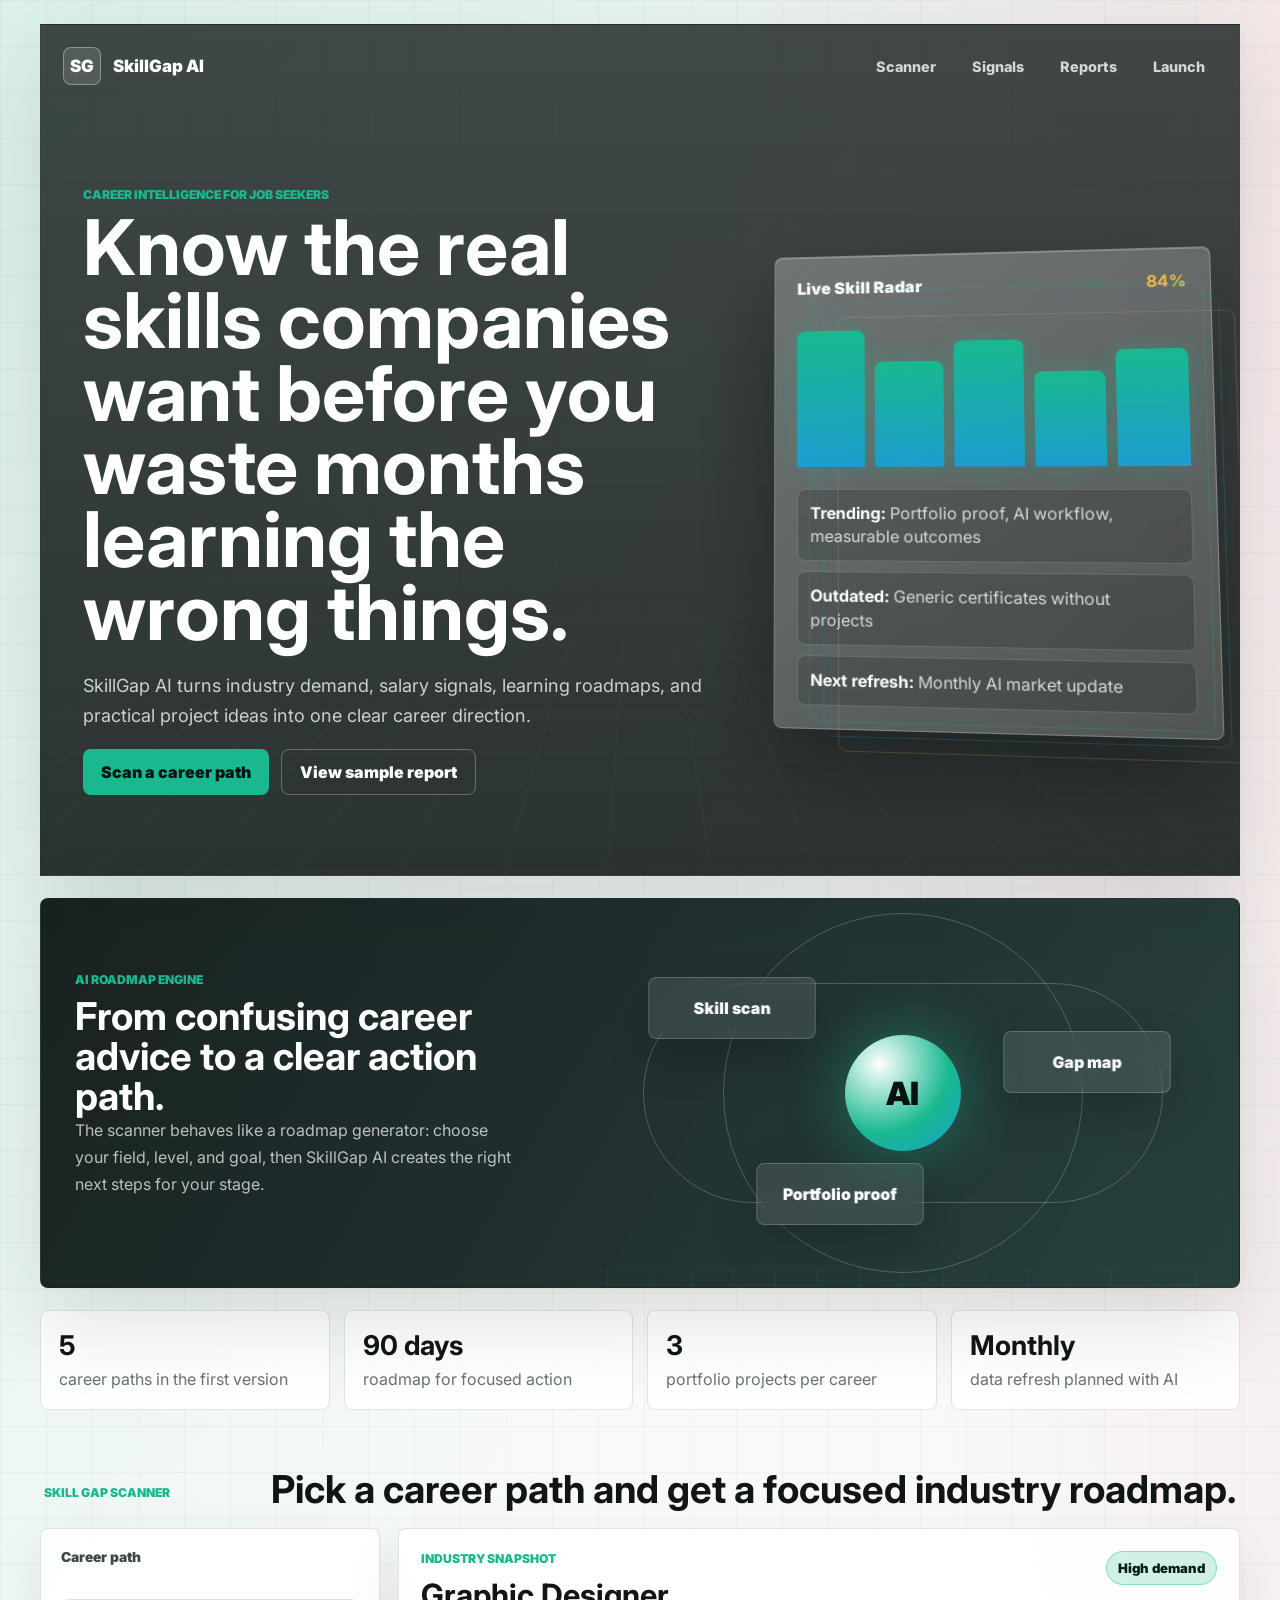
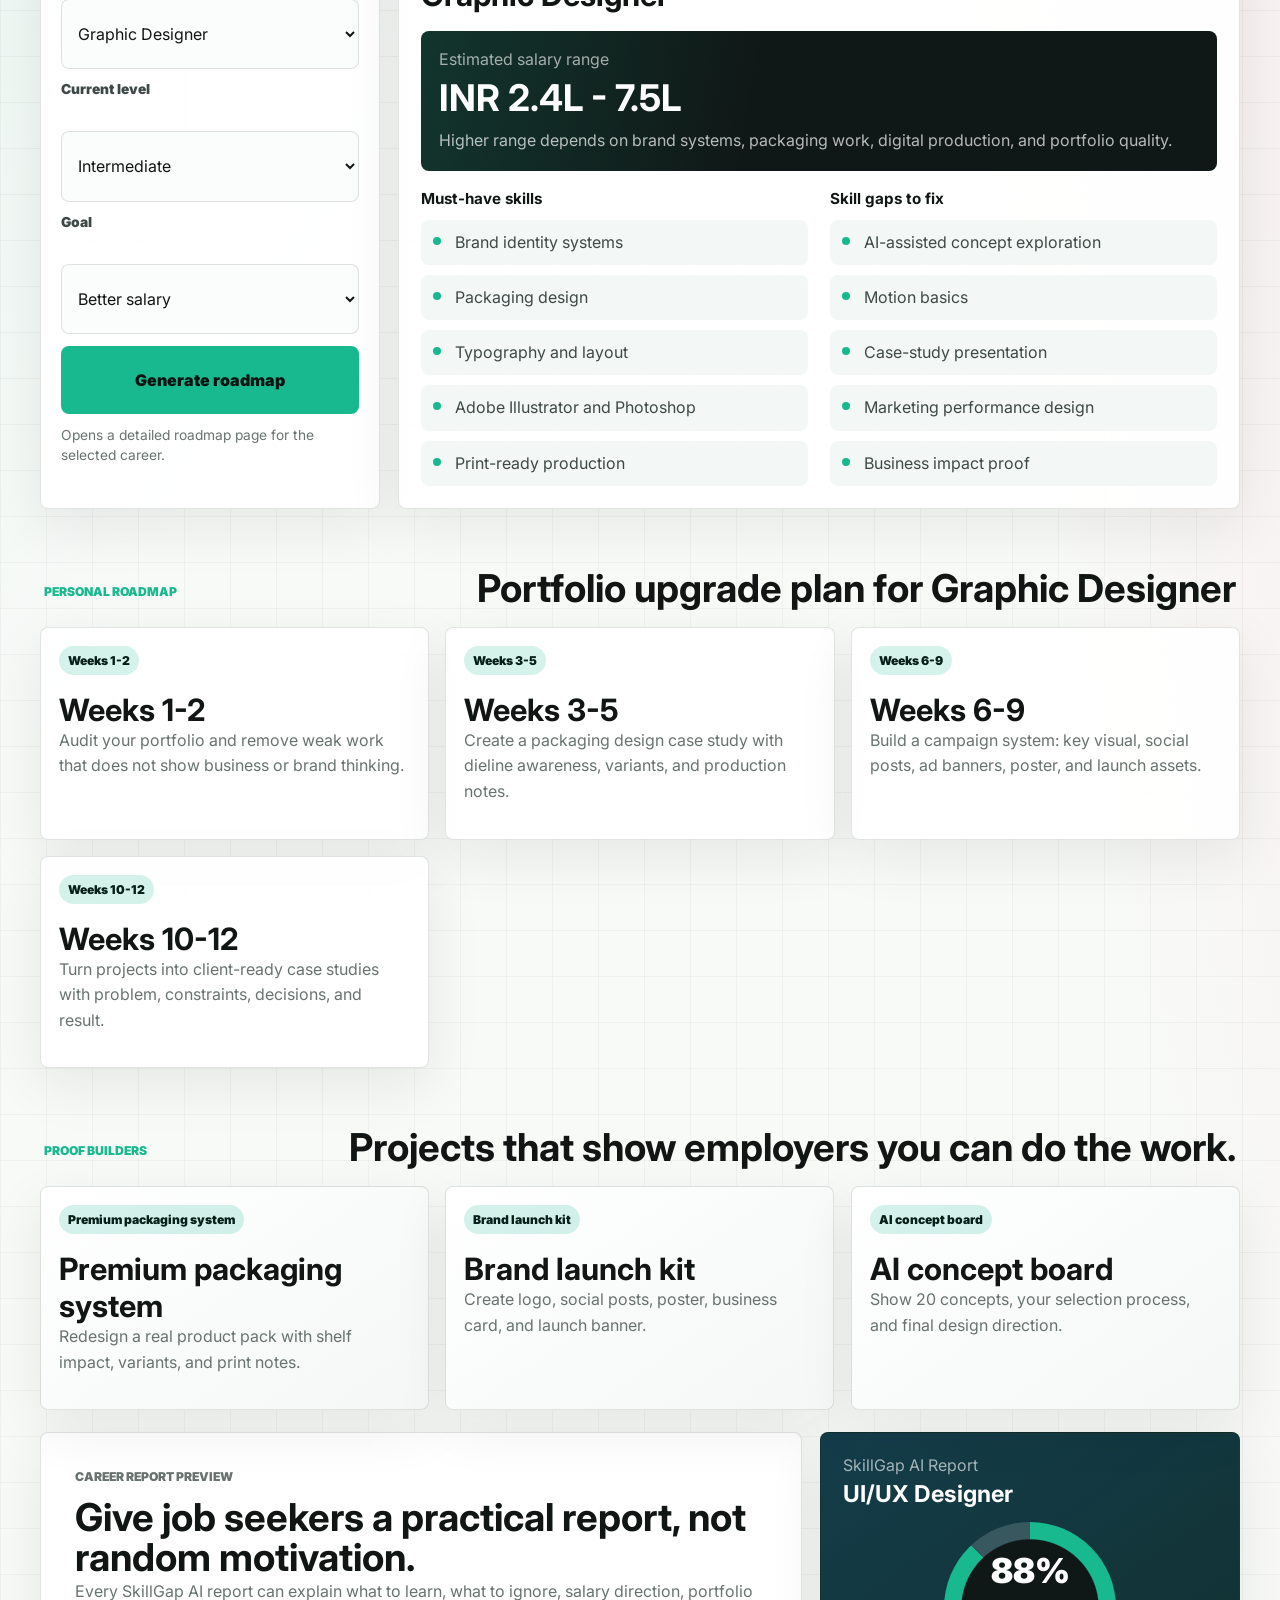
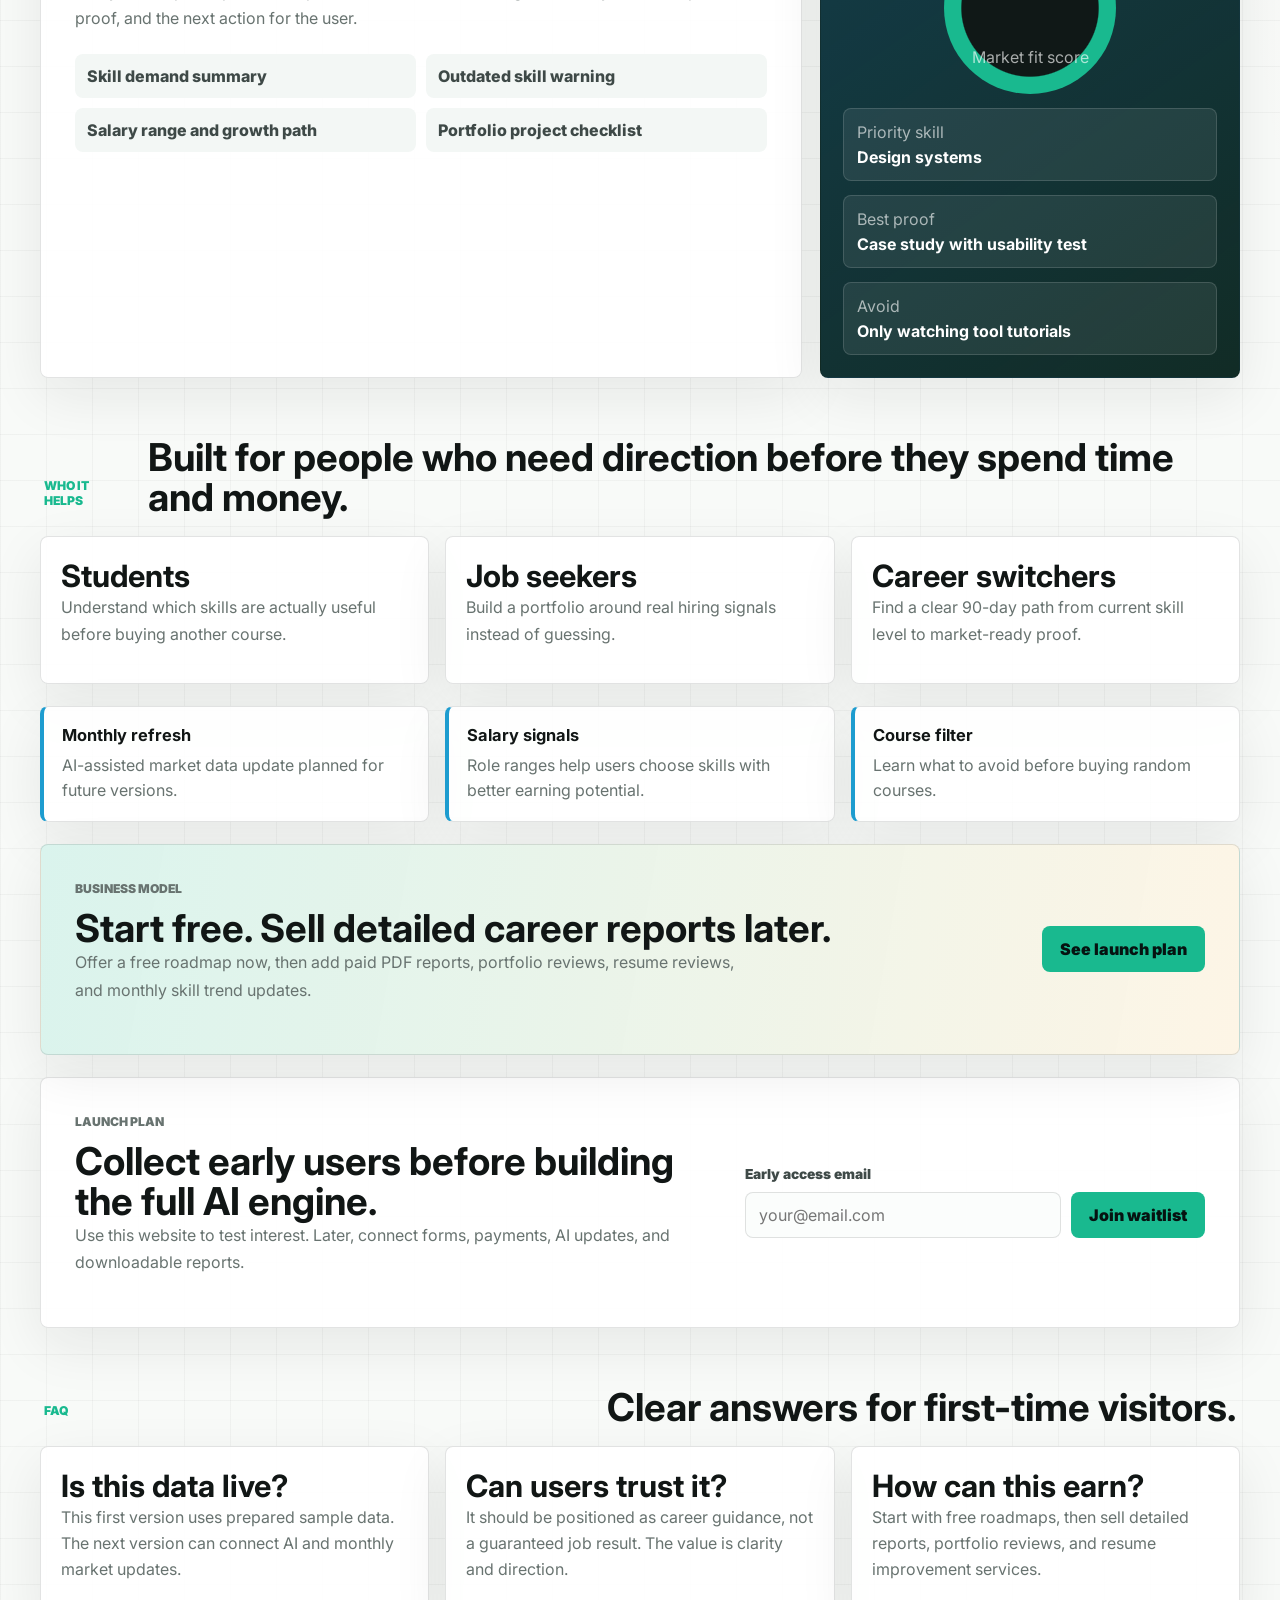
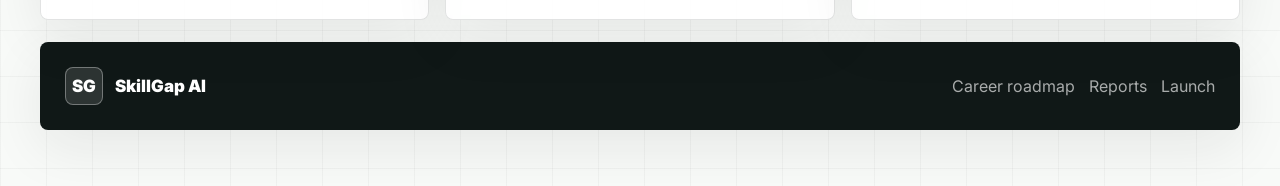
<file: index.html>
<!doctype html>
<html lang="en">
  <head>
    <meta charset="UTF-8" />
    <meta name="viewport" content="width=device-width, initial-scale=1.0" />
    <title>SkillGap AI | Industry Skill Intelligence</title>
    <link rel="preconnect" href="https://fonts.googleapis.com" />
    <link rel="preconnect" href="https://fonts.gstatic.com" crossorigin />
    <link href="https://fonts.googleapis.com/css2?family=Inter:wght@400;500;600;700;800;900&display=swap" rel="stylesheet" />
    <link rel="stylesheet" href="styles.css" />
  </head>
  <body>
    <main class="app-shell">
      <section class="hero-panel" id="home">
        <nav class="top-nav" aria-label="Main navigation">
          <a class="brand" href="#home" aria-label="SkillGap AI home">
            <span class="brand-mark">SG</span>
            <span>SkillGap AI</span>
          </a>
          <div class="nav-links">
            <a href="#scanner">Scanner</a>
            <a href="#signals">Signals</a>
            <a href="report.html">Reports</a>
            <a href="launch.html">Launch</a>
          </div>
        </nav>

        <div class="hero-grid">
          <section class="hero-copy" aria-label="SkillGap AI introduction">
            <p class="eyebrow">Career intelligence for job seekers</p>
            <h1>Know the real skills companies want before you waste months learning the wrong things.</h1>
            <p class="hero-text">SkillGap AI turns industry demand, salary signals, learning roadmaps, and practical project ideas into one clear career direction.</p>
            <div class="hero-actions">
              <a class="primary-link" href="#scanner">Scan a career path</a>
              <a class="secondary-link" href="report.html">View sample report</a>
            </div>
          </section>

          <section class="intelligence-board" aria-label="Skill intelligence summary">
            <div class="holo-stack" aria-hidden="true">
              <span></span>
              <span></span>
              <span></span>
            </div>
            <div class="board-header">
              <span>Live Skill Radar</span>
              <strong id="radarScore">86%</strong>
            </div>
            <div class="signal-bars">
              <span style="--level: 92%"></span>
              <span style="--level: 71%"></span>
              <span style="--level: 84%"></span>
              <span style="--level: 63%"></span>
              <span style="--level: 77%"></span>
            </div>
            <div class="insight-stack">
              <p><strong>Trending:</strong> Portfolio proof, AI workflow, measurable outcomes</p>
              <p><strong>Outdated:</strong> Generic certificates without projects</p>
              <p><strong>Next refresh:</strong> Monthly AI market update</p>
            </div>
          </section>
        </div>
      </section>

      <section class="motion-showcase" aria-label="SkillGap AI motion system">
        <div class="motion-copy">
          <p class="eyebrow">AI roadmap engine</p>
          <h2>From confusing career advice to a clear action path.</h2>
          <p>The scanner behaves like a roadmap generator: choose your field, level, and goal, then SkillGap AI creates the right next steps for your stage.</p>
        </div>
        <div class="motion-stage" aria-hidden="true">
          <div class="depth-grid"></div>
          <div class="orbit orbit-one"></div>
          <div class="orbit orbit-two"></div>
          <div class="motion-card card-a">Skill scan</div>
          <div class="motion-card card-b">Gap map</div>
          <div class="motion-card card-c">Portfolio proof</div>
          <div class="motion-core">AI</div>
        </div>
      </section>

      <section class="cred-strip" aria-label="Platform highlights">
        <article>
          <strong>5</strong>
          <span>career paths in the first version</span>
        </article>
        <article>
          <strong>90 days</strong>
          <span>roadmap for focused action</span>
        </article>
        <article>
          <strong>3</strong>
          <span>portfolio projects per career</span>
        </article>
        <article>
          <strong>Monthly</strong>
          <span>data refresh planned with AI</span>
        </article>
      </section>

      <section class="scanner" id="scanner">
        <div class="section-heading">
          <p class="eyebrow">Skill gap scanner</p>
          <h2>Pick a career path and get a focused industry roadmap.</h2>
        </div>

        <div class="scanner-grid">
          <form class="control-panel" id="careerForm">
            <label for="career">Career path</label>
            <select id="career" name="career">
              <option value="graphicDesigner">Graphic Designer</option>
              <option value="uiuxDesigner">UI/UX Designer</option>
              <option value="digitalMarketer">Digital Marketer</option>
              <option value="dataAnalyst">Data Analyst</option>
              <option value="frontendDeveloper">Frontend Developer</option>
            </select>

            <label for="level">Current level</label>
            <select id="level" name="level">
              <option value="beginner">Beginner</option>
              <option value="intermediate" selected>Intermediate</option>
              <option value="advanced">Advanced</option>
            </select>

            <label for="goal">Goal</label>
            <select id="goal" name="goal">
              <option value="firstJob">First job</option>
              <option value="betterSalary" selected>Better salary</option>
              <option value="freelance">Freelance clients</option>
            </select>

            <button class="primary-button" type="submit">Generate roadmap</button>
            <p class="form-note">Opens a detailed roadmap page for the selected career.</p>
          </form>

          <section class="result-panel" aria-live="polite">
            <div class="result-head">
              <div>
                <p class="eyebrow">Industry snapshot</p>
                <h3 id="careerTitle">Graphic Designer</h3>
              </div>
              <span id="demandBadge">High demand</span>
            </div>

            <div class="salary-band">
              <span>Estimated salary range</span>
              <strong id="salaryRange">INR 2.4L - 7.5L</strong>
              <p id="salaryNote">Higher range depends on portfolio quality, brand work, and digital production skills.</p>
            </div>

            <div class="skill-columns">
              <div>
                <h4>Must-have skills</h4>
                <ul id="mustSkills"></ul>
              </div>
              <div>
                <h4>Skill gaps to fix</h4>
                <ul id="gapSkills"></ul>
              </div>
            </div>
          </section>
        </div>
      </section>

      <section class="roadmap-section">
        <div class="section-heading">
          <p class="eyebrow">Personal roadmap</p>
          <h2 id="roadmapTitle">Your next 90 days</h2>
        </div>
        <div class="roadmap" id="roadmap"></div>
      </section>

      <section class="project-section" id="signals">
        <div class="section-heading">
          <p class="eyebrow">Proof builders</p>
          <h2>Projects that show employers you can do the work.</h2>
        </div>
        <div class="project-grid" id="projects"></div>
      </section>

      <section class="report-preview" id="reports">
        <div class="report-copy">
          <p class="eyebrow">Career report preview</p>
          <h2>Give job seekers a practical report, not random motivation.</h2>
          <p>Every SkillGap AI report can explain what to learn, what to ignore, salary direction, portfolio proof, and the next action for the user.</p>
          <div class="check-list">
            <span>Skill demand summary</span>
            <span>Outdated skill warning</span>
            <span>Salary range and growth path</span>
            <span>Portfolio project checklist</span>
          </div>
        </div>
        <aside class="report-card" aria-label="Sample SkillGap AI report">
          <div class="report-top">
            <span>SkillGap AI Report</span>
            <strong>UI/UX Designer</strong>
          </div>
          <div class="score-ring">
            <span>88%</span>
            <p>Market fit score</p>
          </div>
          <div class="report-line">
            <span>Priority skill</span>
            <strong>Design systems</strong>
          </div>
          <div class="report-line">
            <span>Best proof</span>
            <strong>Case study with usability test</strong>
          </div>
          <div class="report-line">
            <span>Avoid</span>
            <strong>Only watching tool tutorials</strong>
          </div>
        </aside>
      </section>

      <section class="audience-section">
        <div class="section-heading">
          <p class="eyebrow">Who it helps</p>
          <h2>Built for people who need direction before they spend time and money.</h2>
        </div>
        <div class="audience-grid">
          <article>
            <h3>Students</h3>
            <p>Understand which skills are actually useful before buying another course.</p>
          </article>
          <article>
            <h3>Job seekers</h3>
            <p>Build a portfolio around real hiring signals instead of guessing.</p>
          </article>
          <article>
            <h3>Career switchers</h3>
            <p>Find a clear 90-day path from current skill level to market-ready proof.</p>
          </article>
        </div>
      </section>

      <section class="market-strip">
        <article>
          <strong>Monthly refresh</strong>
          <span>AI-assisted market data update planned for future versions.</span>
        </article>
        <article>
          <strong>Salary signals</strong>
          <span>Role ranges help users choose skills with better earning potential.</span>
        </article>
        <article>
          <strong>Course filter</strong>
          <span>Learn what to avoid before buying random courses.</span>
        </article>
      </section>

      <section class="launch-panel" id="pricing">
        <div>
          <p class="eyebrow">Business model</p>
          <h2>Start free. Sell detailed career reports later.</h2>
          <p>Offer a free roadmap now, then add paid PDF reports, portfolio reviews, resume reviews, and monthly skill trend updates.</p>
        </div>
        <a class="primary-link" href="launch.html">See launch plan</a>
      </section>

      <section class="waitlist-panel">
        <div>
          <p class="eyebrow">Launch plan</p>
          <h2>Collect early users before building the full AI engine.</h2>
          <p>Use this website to test interest. Later, connect forms, payments, AI updates, and downloadable reports.</p>
        </div>
        <form class="waitlist-form" action="mailto:hello@skillgap.ai" method="post" enctype="text/plain">
          <label for="email">Early access email</label>
          <div>
            <input id="email" name="email" type="email" placeholder="your@email.com" />
            <button class="primary-button" type="submit">Join waitlist</button>
          </div>
        </form>
      </section>

      <section class="faq-section">
        <div class="section-heading">
          <p class="eyebrow">FAQ</p>
          <h2>Clear answers for first-time visitors.</h2>
        </div>
        <div class="faq-grid">
          <article>
            <h3>Is this data live?</h3>
            <p>This first version uses prepared sample data. The next version can connect AI and monthly market updates.</p>
          </article>
          <article>
            <h3>Can users trust it?</h3>
            <p>It should be positioned as career guidance, not a guaranteed job result. The value is clarity and direction.</p>
          </article>
          <article>
            <h3>How can this earn?</h3>
            <p>Start with free roadmaps, then sell detailed reports, portfolio reviews, and resume improvement services.</p>
          </article>
        </div>
      </section>

      <footer class="site-footer">
        <a class="brand" href="#home" aria-label="SkillGap AI home">
          <span class="brand-mark">SG</span>
          <span>SkillGap AI</span>
        </a>
        <div class="footer-links">
          <a href="career.html?career=graphicDesigner&level=intermediate&goal=betterSalary">Career roadmap</a>
          <a href="report.html">Reports</a>
          <a href="launch.html">Launch</a>
        </div>
      </footer>
    </main>

    <script src="script.js"></script>
  </body>
</html>
</file>
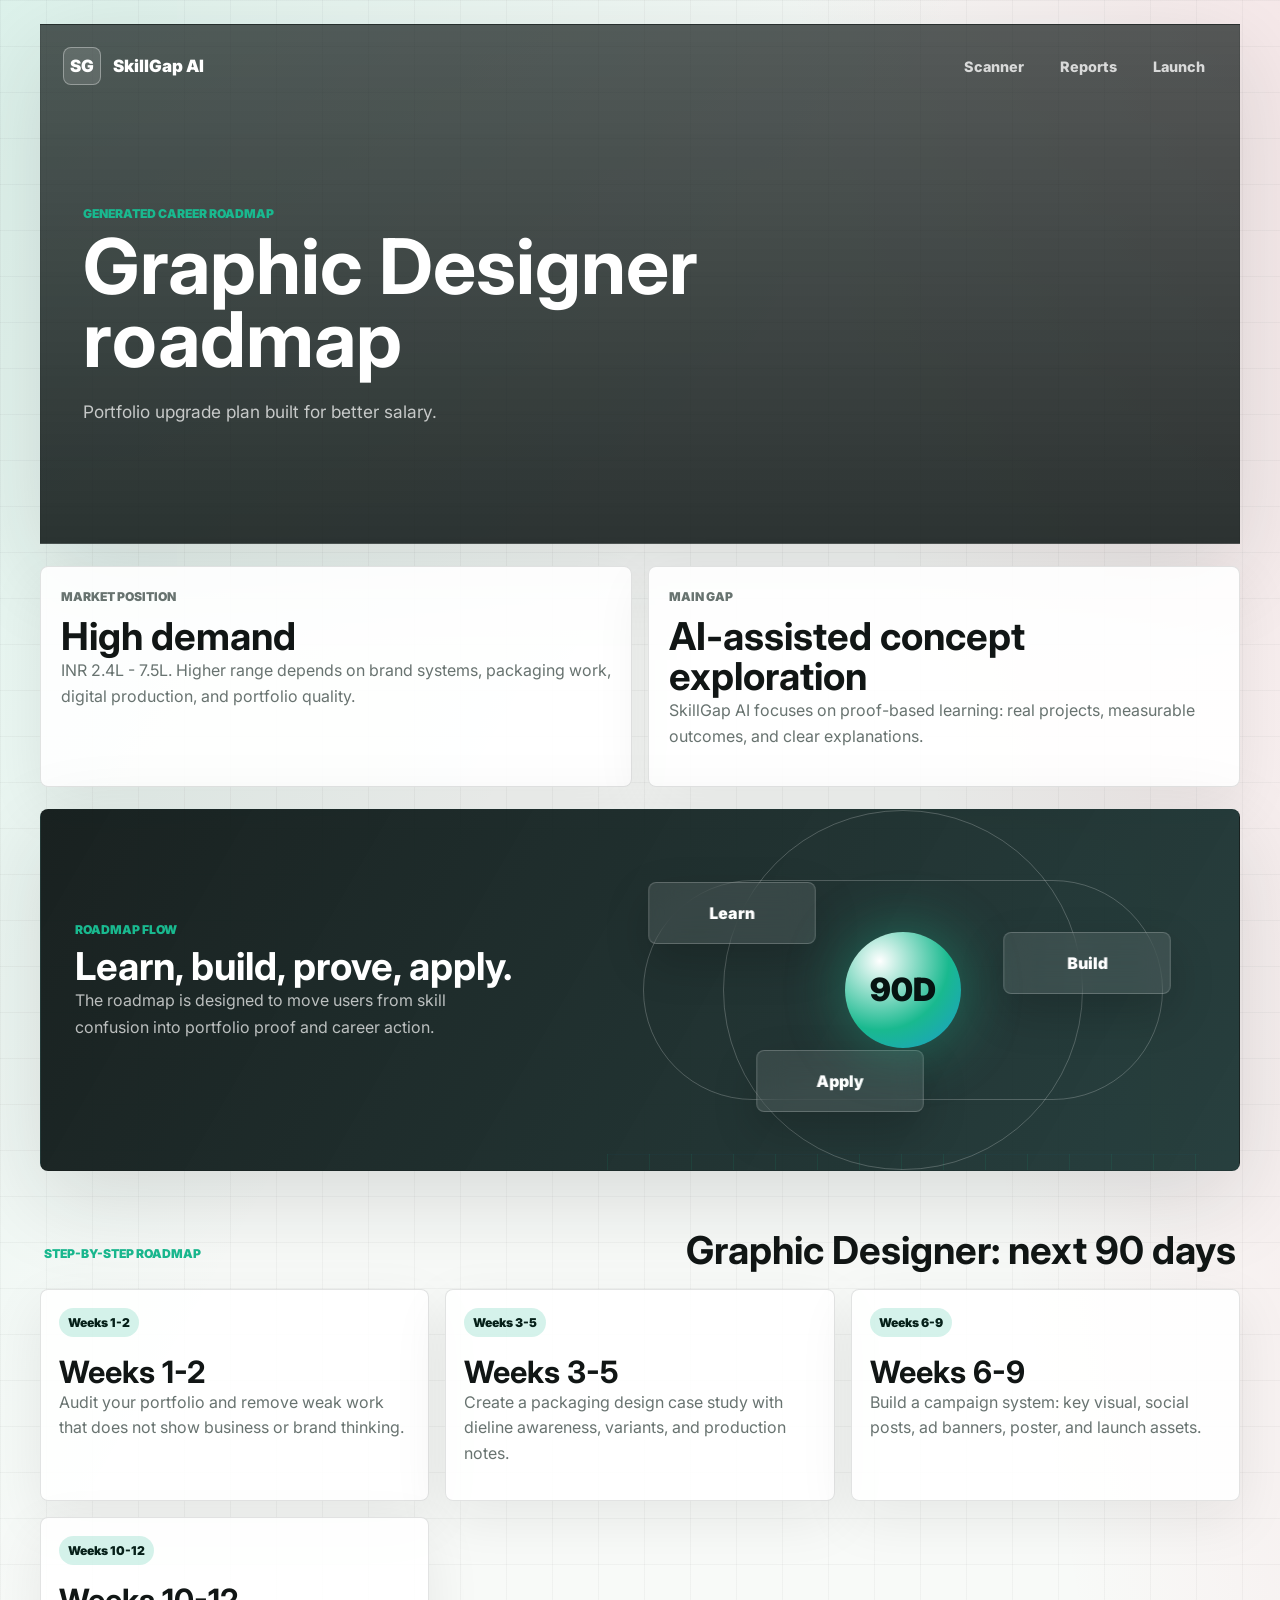
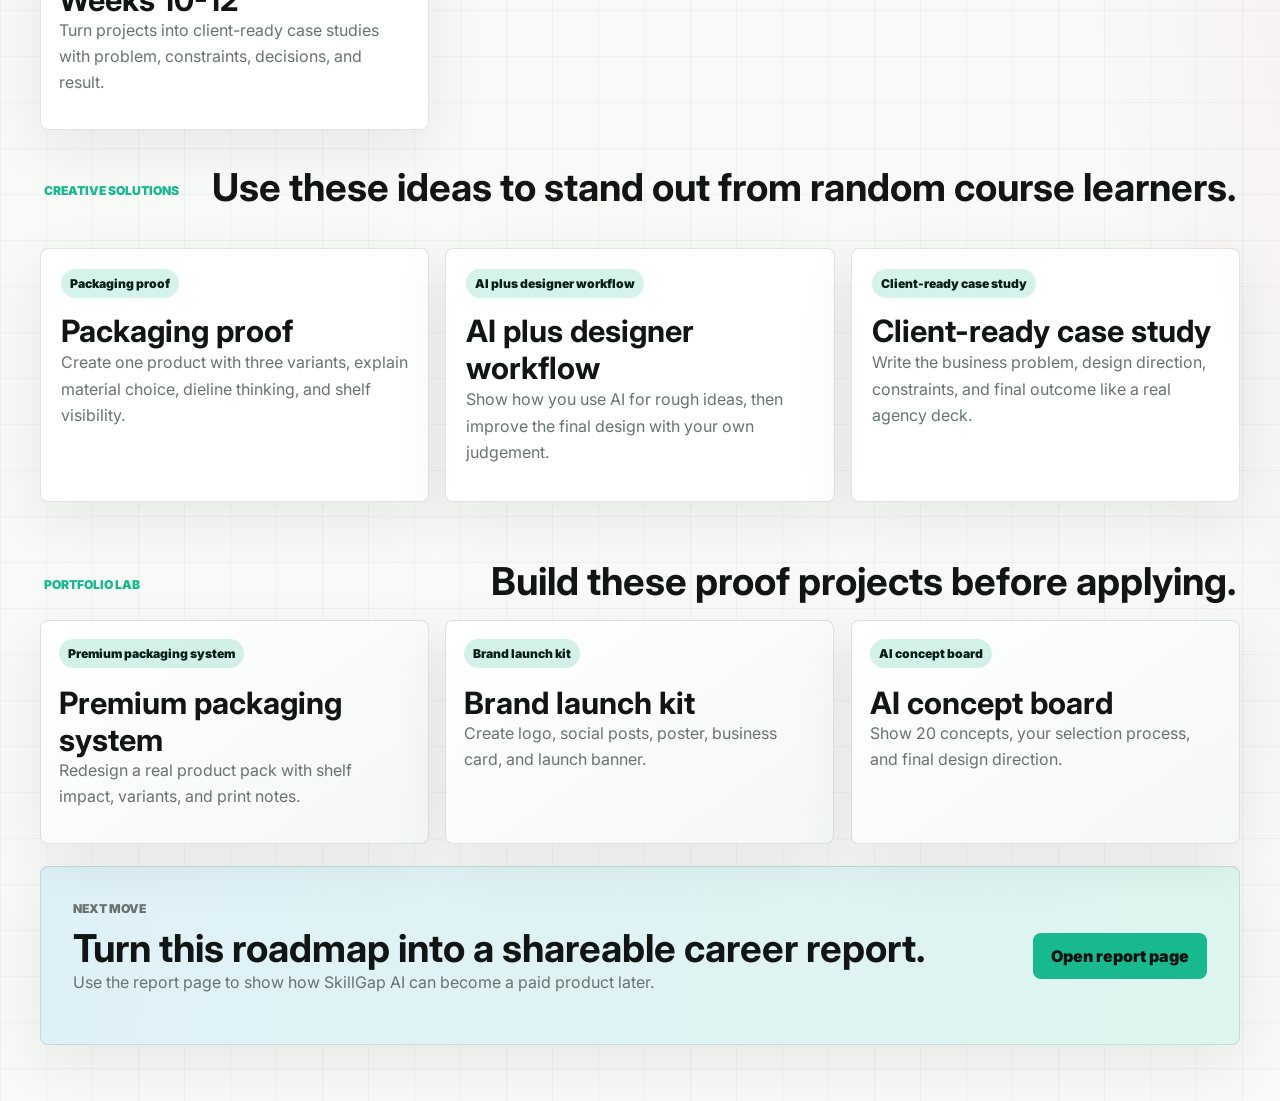
<file: career.html>
<!doctype html>
<html lang="en">
  <head>
    <meta charset="UTF-8" />
    <meta name="viewport" content="width=device-width, initial-scale=1.0" />
    <title>SkillGap AI | Career Roadmap</title>
    <link rel="preconnect" href="https://fonts.googleapis.com" />
    <link rel="preconnect" href="https://fonts.gstatic.com" crossorigin />
    <link href="https://fonts.googleapis.com/css2?family=Inter:wght@400;500;600;700;800;900&display=swap" rel="stylesheet" />
    <link rel="stylesheet" href="styles.css" />
  </head>
  <body>
    <main class="app-shell">
      <section class="sub-hero">
        <nav class="top-nav" aria-label="Main navigation">
          <a class="brand" href="index.html" aria-label="SkillGap AI home">
            <span class="brand-mark">SG</span>
            <span>SkillGap AI</span>
          </a>
          <div class="nav-links">
            <a href="index.html#scanner">Scanner</a>
            <a href="report.html">Reports</a>
            <a href="launch.html">Launch</a>
          </div>
        </nav>
        <div class="sub-hero-content">
          <p class="eyebrow">Generated career roadmap</p>
          <h1 id="detailTitle">Career roadmap</h1>
          <p id="detailIntro">A focused path from current skill level to portfolio-ready proof.</p>
        </div>
      </section>

      <section class="detail-grid">
        <article class="detail-card">
          <p class="eyebrow">Market position</p>
          <h2 id="detailDemand">High demand</h2>
          <p id="detailSalary">Salary range loading...</p>
        </article>
        <article class="detail-card">
          <p class="eyebrow">Main gap</p>
          <h2 id="mainGap">Portfolio proof</h2>
          <p>SkillGap AI focuses on proof-based learning: real projects, measurable outcomes, and clear explanations.</p>
        </article>
      </section>

      <section class="motion-showcase compact-motion" aria-label="Roadmap motion preview">
        <div class="motion-copy">
          <p class="eyebrow">Roadmap flow</p>
          <h2>Learn, build, prove, apply.</h2>
          <p>The roadmap is designed to move users from skill confusion into portfolio proof and career action.</p>
        </div>
        <div class="motion-stage" aria-hidden="true">
          <div class="depth-grid"></div>
          <div class="orbit orbit-one"></div>
          <div class="orbit orbit-two"></div>
          <div class="motion-card card-a">Learn</div>
          <div class="motion-card card-b">Build</div>
          <div class="motion-card card-c">Apply</div>
          <div class="motion-core">90D</div>
        </div>
      </section>

      <section class="roadmap-section">
        <div class="section-heading">
          <p class="eyebrow">Step-by-step roadmap</p>
          <h2 id="detailRoadmapTitle">Your next 90 days</h2>
        </div>
        <div class="roadmap" id="roadmap"></div>
      </section>

      <section class="solution-section">
        <div class="section-heading">
          <p class="eyebrow">Creative solutions</p>
          <h2>Use these ideas to stand out from random course learners.</h2>
        </div>
        <div class="solution-grid" id="solutions"></div>
      </section>

      <section class="project-section">
        <div class="section-heading">
          <p class="eyebrow">Portfolio lab</p>
          <h2>Build these proof projects before applying.</h2>
        </div>
        <div class="project-grid" id="projects"></div>
      </section>

      <section class="action-panel">
        <div>
          <p class="eyebrow">Next move</p>
          <h2>Turn this roadmap into a shareable career report.</h2>
          <p>Use the report page to show how SkillGap AI can become a paid product later.</p>
        </div>
        <a class="primary-link" href="report.html">Open report page</a>
      </section>
    </main>

    <script src="script.js"></script>
  </body>
</html>
</file>
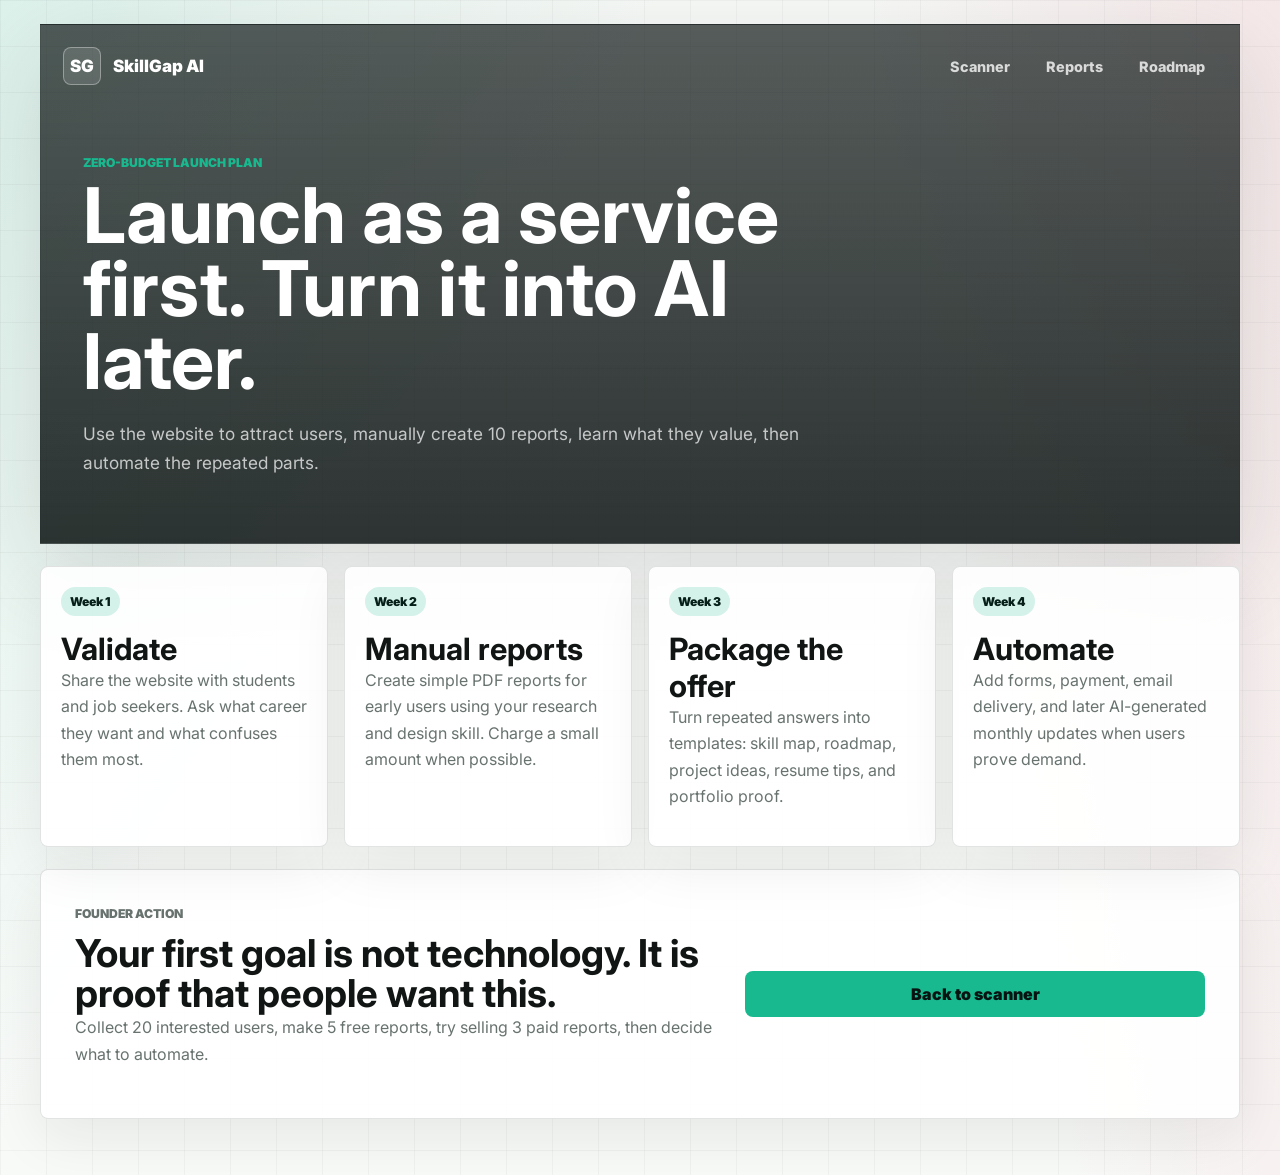
<file: launch.html>
<!doctype html>
<html lang="en">
  <head>
    <meta charset="UTF-8" />
    <meta name="viewport" content="width=device-width, initial-scale=1.0" />
    <title>SkillGap AI | Launch Plan</title>
    <link rel="preconnect" href="https://fonts.googleapis.com" />
    <link rel="preconnect" href="https://fonts.gstatic.com" crossorigin />
    <link href="https://fonts.googleapis.com/css2?family=Inter:wght@400;500;600;700;800;900&display=swap" rel="stylesheet" />
    <link rel="stylesheet" href="styles.css" />
  </head>
  <body>
    <main class="app-shell">
      <section class="sub-hero">
        <nav class="top-nav" aria-label="Main navigation">
          <a class="brand" href="index.html" aria-label="SkillGap AI home">
            <span class="brand-mark">SG</span>
            <span>SkillGap AI</span>
          </a>
          <div class="nav-links">
            <a href="index.html#scanner">Scanner</a>
            <a href="report.html">Reports</a>
            <a href="career.html?career=graphicDesigner&level=intermediate&goal=freelance">Roadmap</a>
          </div>
        </nav>
        <div class="sub-hero-content">
          <p class="eyebrow">Zero-budget launch plan</p>
          <h1>Launch as a service first. Turn it into AI later.</h1>
          <p>Use the website to attract users, manually create 10 reports, learn what they value, then automate the repeated parts.</p>
        </div>
      </section>

      <section class="timeline-section">
        <article>
          <span>Week 1</span>
          <h3>Validate</h3>
          <p>Share the website with students and job seekers. Ask what career they want and what confuses them most.</p>
        </article>
        <article>
          <span>Week 2</span>
          <h3>Manual reports</h3>
          <p>Create simple PDF reports for early users using your research and design skill. Charge a small amount when possible.</p>
        </article>
        <article>
          <span>Week 3</span>
          <h3>Package the offer</h3>
          <p>Turn repeated answers into templates: skill map, roadmap, project ideas, resume tips, and portfolio proof.</p>
        </article>
        <article>
          <span>Week 4</span>
          <h3>Automate</h3>
          <p>Add forms, payment, email delivery, and later AI-generated monthly updates when users prove demand.</p>
        </article>
      </section>

      <section class="waitlist-panel">
        <div>
          <p class="eyebrow">Founder action</p>
          <h2>Your first goal is not technology. It is proof that people want this.</h2>
          <p>Collect 20 interested users, make 5 free reports, try selling 3 paid reports, then decide what to automate.</p>
        </div>
        <a class="primary-link" href="index.html#scanner">Back to scanner</a>
      </section>
    </main>
  </body>
</html>
</file>
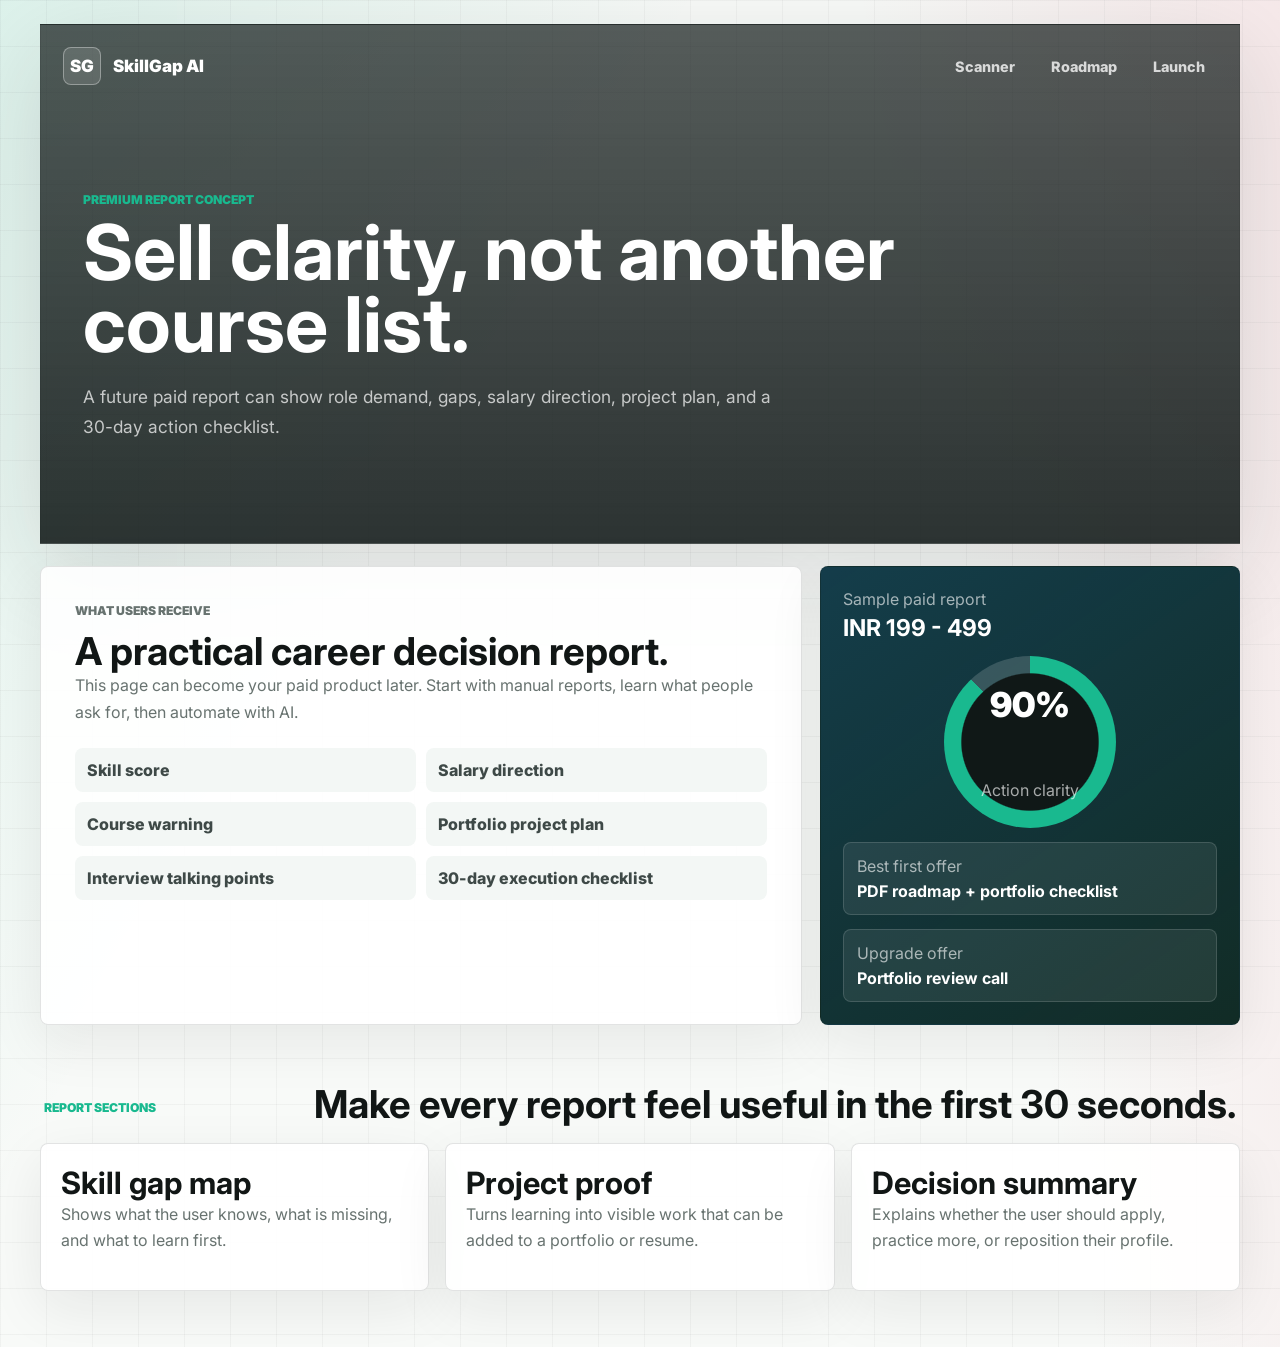
<file: report.html>
<!doctype html>
<html lang="en">
  <head>
    <meta charset="UTF-8" />
    <meta name="viewport" content="width=device-width, initial-scale=1.0" />
    <title>SkillGap AI | Reports</title>
    <link rel="preconnect" href="https://fonts.googleapis.com" />
    <link rel="preconnect" href="https://fonts.gstatic.com" crossorigin />
    <link href="https://fonts.googleapis.com/css2?family=Inter:wght@400;500;600;700;800;900&display=swap" rel="stylesheet" />
    <link rel="stylesheet" href="styles.css" />
  </head>
  <body>
    <main class="app-shell">
      <section class="sub-hero">
        <nav class="top-nav" aria-label="Main navigation">
          <a class="brand" href="index.html" aria-label="SkillGap AI home">
            <span class="brand-mark">SG</span>
            <span>SkillGap AI</span>
          </a>
          <div class="nav-links">
            <a href="index.html#scanner">Scanner</a>
            <a href="career.html?career=uiuxDesigner&level=intermediate&goal=betterSalary">Roadmap</a>
            <a href="launch.html">Launch</a>
          </div>
        </nav>
        <div class="sub-hero-content">
          <p class="eyebrow">Premium report concept</p>
          <h1>Sell clarity, not another course list.</h1>
          <p>A future paid report can show role demand, gaps, salary direction, project plan, and a 30-day action checklist.</p>
        </div>
      </section>

      <section class="report-preview page-report">
        <div class="report-copy">
          <p class="eyebrow">What users receive</p>
          <h2>A practical career decision report.</h2>
          <p>This page can become your paid product later. Start with manual reports, learn what people ask for, then automate with AI.</p>
          <div class="check-list">
            <span>Skill score</span>
            <span>Salary direction</span>
            <span>Course warning</span>
            <span>Portfolio project plan</span>
            <span>Interview talking points</span>
            <span>30-day execution checklist</span>
          </div>
        </div>
        <aside class="report-card" aria-label="Sample report card">
          <div class="report-top">
            <span>Sample paid report</span>
            <strong>INR 199 - 499</strong>
          </div>
          <div class="score-ring">
            <span>90%</span>
            <p>Action clarity</p>
          </div>
          <div class="report-line">
            <span>Best first offer</span>
            <strong>PDF roadmap + portfolio checklist</strong>
          </div>
          <div class="report-line">
            <span>Upgrade offer</span>
            <strong>Portfolio review call</strong>
          </div>
        </aside>
      </section>

      <section class="faq-section">
        <div class="section-heading">
          <p class="eyebrow">Report sections</p>
          <h2>Make every report feel useful in the first 30 seconds.</h2>
        </div>
        <div class="faq-grid">
          <article>
            <h3>Skill gap map</h3>
            <p>Shows what the user knows, what is missing, and what to learn first.</p>
          </article>
          <article>
            <h3>Project proof</h3>
            <p>Turns learning into visible work that can be added to a portfolio or resume.</p>
          </article>
          <article>
            <h3>Decision summary</h3>
            <p>Explains whether the user should apply, practice more, or reposition their profile.</p>
          </article>
        </div>
      </section>
    </main>
  </body>
</html>
</file>
<file: styles.css>
:root {
  --ink: #111615;
  --soft-ink: #3e4947;
  --muted: #687370;
  --line: rgba(22, 28, 27, 0.12);
  --surface: #ffffff;
  --surface-2: #f3f7f5;
  --mint: #19b98f;
  --cyan: #1d9ccf;
  --amber: #f2b84b;
  --rose: #e55d75;
  --charcoal: #101817;
  --shadow: 0 28px 90px rgba(24, 31, 30, 0.14);
}

* {
  box-sizing: border-box;
}

html {
  scroll-behavior: smooth;
}

body {
  margin: 0;
  font-family: Inter, system-ui, -apple-system, BlinkMacSystemFont, "Segoe UI", sans-serif;
  color: var(--ink);
  background:
    linear-gradient(rgba(17, 22, 21, 0.035) 1px, transparent 1px),
    linear-gradient(90deg, rgba(17, 22, 21, 0.035) 1px, transparent 1px),
    linear-gradient(120deg, rgba(25, 185, 143, 0.12), transparent 34%),
    linear-gradient(260deg, rgba(229, 93, 117, 0.11), transparent 28%),
    #f8faf8;
  background-size: 46px 46px, 46px 46px, auto, auto, auto;
}

button,
input,
select {
  font: inherit;
}

a {
  color: inherit;
  text-decoration: none;
}

.app-shell {
  width: min(1200px, calc(100% - 32px));
  margin: 24px auto 56px;
}

.hero-panel {
  min-height: calc(100vh - 48px);
  display: grid;
  grid-template-rows: auto 1fr;
  overflow: hidden;
  position: relative;
  border: 1px solid var(--line);
  background:
    linear-gradient(rgba(16, 24, 23, 0.78), rgba(16, 24, 23, 0.88)),
    url("https://images.unsplash.com/photo-1551434678-e076c223a692?auto=format&fit=crop&w=1800&q=80") center/cover;
  box-shadow: var(--shadow);
  transform-style: preserve-3d;
}

.hero-panel::before {
  content: "";
  position: absolute;
  inset: 0;
  pointer-events: none;
  background:
    linear-gradient(90deg, rgba(255, 255, 255, 0.08) 1px, transparent 1px),
    linear-gradient(rgba(255, 255, 255, 0.08) 1px, transparent 1px);
  background-size: 72px 72px;
  mask-image: linear-gradient(to bottom, transparent, black 18%, black 72%, transparent);
  opacity: 0.38;
  transform: perspective(900px) rotateX(62deg) translateY(180px) scale(1.45);
  transform-origin: bottom;
  animation: gridDrift 10s linear infinite;
}

.top-nav {
  display: flex;
  align-items: center;
  justify-content: space-between;
  gap: 24px;
  padding: 22px;
  color: white;
}

.brand,
.nav-links,
.hero-actions {
  display: flex;
  align-items: center;
  gap: 12px;
}

.brand {
  font-weight: 900;
  font-size: 1.06rem;
}

.brand-mark {
  width: 38px;
  height: 38px;
  display: grid;
  place-items: center;
  border: 1px solid rgba(255, 255, 255, 0.34);
  background: rgba(255, 255, 255, 0.12);
  border-radius: 8px;
}

.nav-links a {
  padding: 9px 12px;
  color: rgba(255, 255, 255, 0.78);
  font-weight: 800;
  font-size: 0.9rem;
}

.nav-links a:hover {
  color: white;
}

.hero-grid {
  position: relative;
  z-index: 1;
  display: grid;
  grid-template-columns: minmax(0, 1.1fr) minmax(310px, 0.7fr);
  gap: 32px;
  align-items: center;
  padding: 42px;
  perspective: 1200px;
}

.hero-copy {
  color: white;
}

.eyebrow {
  margin: 0 0 10px;
  color: var(--mint);
  font-size: 0.76rem;
  font-weight: 900;
  letter-spacing: 0;
  text-transform: uppercase;
}

h1,
h2,
h3,
h4,
p {
  margin-top: 0;
}

h1 {
  max-width: 820px;
  margin-bottom: 20px;
  font-size: clamp(2.5rem, 6vw, 5.8rem);
  line-height: 0.95;
  letter-spacing: 0;
}

h2 {
  margin-bottom: 0;
  font-size: clamp(1.8rem, 3vw, 3.2rem);
  line-height: 1.04;
  letter-spacing: 0;
}

h3 {
  margin-bottom: 0;
  font-size: clamp(1.5rem, 2.4vw, 2.3rem);
}

h4 {
  margin-bottom: 12px;
  font-size: 0.95rem;
}

.hero-text {
  max-width: 660px;
  color: rgba(255, 255, 255, 0.76);
  font-size: 1.13rem;
  line-height: 1.7;
}

.primary-link,
.secondary-link,
.primary-button {
  min-height: 46px;
  display: inline-flex;
  align-items: center;
  justify-content: center;
  border-radius: 8px;
  font-weight: 900;
}

.form-note {
  margin: 0;
  color: var(--muted);
  font-size: 0.86rem;
  line-height: 1.45;
}

.primary-link,
.primary-button {
  border: 0;
  color: #061311;
  background: var(--mint);
  padding: 0 18px;
  cursor: pointer;
}

.primary-link:hover,
.primary-button:hover {
  background: #22d4a7;
}

.secondary-link {
  color: white;
  border: 1px solid rgba(255, 255, 255, 0.28);
  padding: 0 18px;
}

.intelligence-board {
  position: relative;
  padding: 22px;
  color: white;
  border: 1px solid rgba(255, 255, 255, 0.2);
  background:
    linear-gradient(135deg, rgba(255, 255, 255, 0.18), rgba(255, 255, 255, 0.06)),
    rgba(255, 255, 255, 0.1);
  backdrop-filter: blur(18px);
  border-radius: 8px;
  transform: rotateY(-8deg) rotateX(5deg) translateZ(24px);
  transform-style: preserve-3d;
  box-shadow:
    0 36px 90px rgba(0, 0, 0, 0.36),
    inset 0 1px 0 rgba(255, 255, 255, 0.26);
  animation: panelBreath 6s ease-in-out infinite;
}

.holo-stack {
  position: absolute;
  inset: 20px;
  pointer-events: none;
  transform-style: preserve-3d;
}

.holo-stack span {
  position: absolute;
  inset: 0;
  border: 1px solid rgba(25, 185, 143, 0.26);
  border-radius: 8px;
}

.holo-stack span:nth-child(1) {
  transform: translateZ(-28px) translate(14px, 14px);
}

.holo-stack span:nth-child(2) {
  border-color: rgba(29, 156, 207, 0.22);
  transform: translateZ(-56px) translate(28px, 28px);
}

.holo-stack span:nth-child(3) {
  border-color: rgba(242, 184, 75, 0.18);
  transform: translateZ(-84px) translate(42px, 42px);
}

.board-header {
  display: flex;
  justify-content: space-between;
  gap: 18px;
  margin-bottom: 22px;
  font-weight: 900;
}

.board-header strong {
  color: var(--amber);
}

.signal-bars {
  display: grid;
  grid-template-columns: repeat(5, 1fr);
  gap: 10px;
  height: 150px;
  align-items: end;
  margin-bottom: 22px;
}

.signal-bars span {
  min-height: 32px;
  height: var(--level);
  border-radius: 8px 8px 0 0;
  background: linear-gradient(180deg, var(--mint), var(--cyan));
  box-shadow: 0 0 24px rgba(25, 185, 143, 0.28);
  transform: translateZ(30px);
}

.insight-stack {
  display: grid;
  gap: 10px;
}

.insight-stack p {
  margin: 0;
  padding: 12px;
  border: 1px solid rgba(255, 255, 255, 0.16);
  background: rgba(0, 0, 0, 0.16);
  border-radius: 8px;
  color: rgba(255, 255, 255, 0.78);
  line-height: 1.45;
}

.insight-stack strong {
  color: white;
}

.cred-strip,
.motion-showcase,
.scanner,
.roadmap-section,
.project-section,
.report-preview,
.audience-section,
.market-strip,
.launch-panel,
.waitlist-panel,
.faq-section,
.site-footer {
  margin-top: 22px;
}

.motion-showcase {
  display: grid;
  grid-template-columns: 0.86fr 1.14fr;
  gap: 18px;
  align-items: stretch;
  min-height: 390px;
  overflow: hidden;
  border: 1px solid var(--line);
  background:
    linear-gradient(120deg, rgba(16, 24, 23, 0.96), rgba(21, 48, 47, 0.92)),
    url("https://images.unsplash.com/photo-1535223289827-42f1e9919769?auto=format&fit=crop&w=1600&q=80") center/cover;
  border-radius: 8px;
  box-shadow: var(--shadow);
  perspective: 1100px;
  transform-style: preserve-3d;
}

.compact-motion {
  min-height: 310px;
}

.motion-copy {
  align-self: center;
  padding: 34px;
  color: white;
}

.motion-copy p:not(.eyebrow) {
  color: rgba(255, 255, 255, 0.7);
  line-height: 1.7;
}

.motion-stage {
  position: relative;
  min-height: 360px;
  overflow: hidden;
  transform-style: preserve-3d;
}

.depth-grid {
  position: absolute;
  left: 6%;
  right: 6%;
  bottom: -24%;
  height: 76%;
  background:
    linear-gradient(90deg, rgba(25, 185, 143, 0.22) 1px, transparent 1px),
    linear-gradient(rgba(29, 156, 207, 0.18) 1px, transparent 1px);
  background-size: 42px 42px;
  opacity: 0.48;
  transform: rotateX(68deg);
  transform-origin: bottom;
  animation: gridDrift 9s linear infinite;
}

.orbit {
  position: absolute;
  inset: 50%;
  border: 1px solid rgba(255, 255, 255, 0.22);
  border-radius: 999px;
  transform: translate(-50%, -50%);
}

.orbit-one {
  width: 360px;
  height: 360px;
  animation: spin 18s linear infinite;
}

.orbit-two {
  width: 520px;
  height: 220px;
  animation: spinReverse 16s linear infinite;
}

.motion-core {
  position: absolute;
  left: 50%;
  top: 50%;
  width: 116px;
  height: 116px;
  display: grid;
  place-items: center;
  color: #061311;
  background: radial-gradient(circle at 30% 25%, #ffffff, var(--mint) 58%, var(--cyan));
  border-radius: 999px;
  transform: translate(-50%, -50%) translateZ(84px);
  font-weight: 900;
  font-size: 2rem;
  box-shadow: 0 0 60px rgba(25, 185, 143, 0.45);
  animation: corePulse 4s ease-in-out infinite;
}

.motion-card {
  position: absolute;
  width: 170px;
  min-height: 62px;
  display: grid;
  place-items: center;
  padding: 12px;
  color: white;
  border: 1px solid rgba(255, 255, 255, 0.2);
  background: rgba(255, 255, 255, 0.1);
  backdrop-filter: blur(14px);
  border-radius: 8px;
  font-weight: 900;
  box-shadow: 0 18px 45px rgba(0, 0, 0, 0.18);
  transform: translateZ(66px) rotateY(-10deg);
  animation: floatCard 5s ease-in-out infinite;
}

.card-a {
  left: 12%;
  top: 20%;
}

.card-b {
  right: 10%;
  top: 34%;
  animation-delay: 0.9s;
}

.card-c {
  left: 28%;
  bottom: 16%;
  animation-delay: 1.7s;
}

@keyframes spin {
  from {
    transform: translate(-50%, -50%) rotate(0deg);
  }
  to {
    transform: translate(-50%, -50%) rotate(360deg);
  }
}

@keyframes spinReverse {
  from {
    transform: translate(-50%, -50%) rotate(360deg);
  }
  to {
    transform: translate(-50%, -50%) rotate(0deg);
  }
}

@keyframes floatCard {
  0%,
  100% {
    transform: translateY(0) translateZ(66px) rotateY(-10deg);
  }
  50% {
    transform: translateY(-14px) translateZ(96px) rotateY(8deg);
  }
}

@keyframes panelBreath {
  0%,
  100% {
    transform: rotateY(-8deg) rotateX(5deg) translateZ(24px);
  }
  50% {
    transform: rotateY(-3deg) rotateX(8deg) translateZ(42px);
  }
}

@keyframes corePulse {
  0%,
  100% {
    box-shadow: 0 0 55px rgba(25, 185, 143, 0.4);
  }
  50% {
    box-shadow: 0 0 90px rgba(29, 156, 207, 0.58);
  }
}

@keyframes gridDrift {
  from {
    background-position: 0 0;
  }
  to {
    background-position: 72px 72px;
  }
}

.cred-strip {
  display: grid;
  grid-template-columns: repeat(4, 1fr);
  gap: 14px;
}

.cred-strip article {
  padding: 18px;
  border: 1px solid var(--line);
  background: rgba(255, 255, 255, 0.88);
  border-radius: 8px;
}

.cred-strip strong {
  display: block;
  margin-bottom: 6px;
  font-size: 1.7rem;
}

.cred-strip span {
  color: var(--muted);
  line-height: 1.45;
}

.section-heading {
  display: flex;
  align-items: end;
  justify-content: space-between;
  gap: 28px;
  padding: 38px 4px 18px;
}

.scanner-grid {
  display: grid;
  grid-template-columns: minmax(260px, 340px) 1fr;
  gap: 18px;
}

.control-panel,
.result-panel,
.roadmap-card,
.project-card,
.market-strip article,
.launch-panel {
  border: 1px solid var(--line);
  background: rgba(255, 255, 255, 0.88);
  box-shadow: 0 18px 55px rgba(24, 31, 30, 0.08);
  border-radius: 8px;
  transform-style: preserve-3d;
}

.result-panel,
.roadmap-card,
.project-card,
.solution-card,
.detail-card,
.report-card {
  transition: transform 220ms ease, box-shadow 220ms ease;
}

.result-panel:hover,
.roadmap-card:hover,
.project-card:hover,
.solution-card:hover,
.detail-card:hover,
.report-card:hover {
  transform: translateY(-6px) rotateX(2deg);
  box-shadow: 0 26px 70px rgba(24, 31, 30, 0.14);
}

.control-panel {
  display: grid;
  gap: 12px;
  padding: 20px;
}

label {
  color: var(--soft-ink);
  font-size: 0.86rem;
  font-weight: 900;
}

select {
  width: 100%;
  border: 1px solid var(--line);
  color: var(--ink);
  background: #fbfdfc;
  border-radius: 8px;
  padding: 12px;
  outline: none;
}

input {
  width: 100%;
  min-height: 46px;
  border: 1px solid var(--line);
  color: var(--ink);
  background: #fbfdfc;
  border-radius: 8px;
  padding: 0 13px;
  outline: none;
}

select:focus,
input:focus {
  border-color: var(--mint);
  box-shadow: 0 0 0 3px rgba(25, 185, 143, 0.16);
}

.result-panel {
  display: grid;
  gap: 18px;
  padding: 22px;
}

.result-head,
.skill-columns,
.launch-panel {
  display: grid;
  grid-template-columns: 1fr auto;
  gap: 22px;
  align-items: start;
}

#demandBadge {
  padding: 8px 11px;
  color: #062019;
  background: rgba(25, 185, 143, 0.2);
  border: 1px solid rgba(25, 185, 143, 0.38);
  border-radius: 999px;
  font-weight: 900;
  font-size: 0.82rem;
}

.salary-band {
  padding: 18px;
  color: white;
  background:
    linear-gradient(100deg, rgba(25, 185, 143, 0.18), transparent 42%),
    var(--charcoal);
  border-radius: 8px;
  position: relative;
  overflow: hidden;
}

.salary-band::after {
  content: "";
  position: absolute;
  inset: 0;
  background: linear-gradient(110deg, transparent 0 36%, rgba(255, 255, 255, 0.16) 48%, transparent 60% 100%);
  transform: translateX(-100%);
  animation: scanLine 5s ease-in-out infinite;
}

.salary-band span {
  display: block;
  color: rgba(255, 255, 255, 0.62);
  margin-bottom: 6px;
}

.salary-band strong {
  display: block;
  margin-bottom: 8px;
  font-size: clamp(1.4rem, 3vw, 2.3rem);
}

.salary-band p {
  margin: 0;
  color: rgba(255, 255, 255, 0.7);
  line-height: 1.55;
}

.skill-columns {
  grid-template-columns: 1fr 1fr;
}

ul {
  display: grid;
  gap: 10px;
  padding: 0;
  margin: 0;
  list-style: none;
}

li {
  position: relative;
  padding: 11px 12px 11px 34px;
  background: var(--surface-2);
  border-radius: 8px;
  color: var(--soft-ink);
  line-height: 1.45;
}

li::before {
  content: "";
  position: absolute;
  left: 12px;
  top: 17px;
  width: 8px;
  height: 8px;
  background: var(--mint);
  border-radius: 99px;
}

.roadmap,
.project-grid,
.market-strip {
  display: grid;
  grid-template-columns: repeat(3, 1fr);
  gap: 16px;
}

.roadmap-card,
.project-card {
  padding: 18px;
}

.roadmap-card span,
.project-card span {
  display: inline-flex;
  margin-bottom: 16px;
  padding: 7px 9px;
  color: #062019;
  background: rgba(25, 185, 143, 0.18);
  border-radius: 999px;
  font-size: 0.76rem;
  font-weight: 900;
}

.roadmap-card p,
.project-card p {
  color: var(--muted);
  line-height: 1.6;
}

.project-card {
  min-height: 210px;
  background:
    linear-gradient(145deg, rgba(255, 255, 255, 0.94), rgba(243, 247, 245, 0.94)),
    url("https://images.unsplash.com/photo-1516321318423-f06f85e504b3?auto=format&fit=crop&w=900&q=80") center/cover;
  transform: perspective(900px) rotateX(0deg);
}

.market-strip article {
  padding: 18px;
  border-left: 4px solid var(--cyan);
}

.market-strip strong {
  display: block;
  margin-bottom: 8px;
  font-size: 1.03rem;
}

.market-strip span {
  color: var(--muted);
  line-height: 1.55;
}

.launch-panel {
  padding: 34px;
  background:
    linear-gradient(100deg, rgba(25, 185, 143, 0.16), rgba(242, 184, 75, 0.14)),
    white;
}

.launch-panel p {
  max-width: 670px;
  color: var(--muted);
  line-height: 1.7;
}

.launch-panel .primary-link {
  align-self: center;
}

.report-preview {
  display: grid;
  grid-template-columns: 1fr minmax(290px, 420px);
  gap: 18px;
  align-items: stretch;
}

.report-copy,
.report-card,
.audience-grid article,
.waitlist-panel,
.faq-grid article,
.site-footer {
  border: 1px solid var(--line);
  background: rgba(255, 255, 255, 0.9);
  box-shadow: 0 18px 55px rgba(24, 31, 30, 0.08);
  border-radius: 8px;
}

.report-copy {
  padding: 34px;
}

.report-copy p {
  max-width: 760px;
  color: var(--muted);
  line-height: 1.7;
}

.check-list {
  display: grid;
  grid-template-columns: repeat(2, 1fr);
  gap: 10px;
  margin-top: 22px;
}

.check-list span {
  padding: 12px;
  color: var(--soft-ink);
  background: var(--surface-2);
  border-radius: 8px;
  font-weight: 800;
}

.report-card {
  display: grid;
  gap: 14px;
  padding: 22px;
  color: white;
  background:
    linear-gradient(145deg, rgba(29, 156, 207, 0.28), rgba(25, 185, 143, 0.12)),
    var(--charcoal);
}

.report-top span,
.report-line span {
  display: block;
  color: rgba(255, 255, 255, 0.62);
  margin-bottom: 5px;
}

.report-top strong {
  font-size: 1.45rem;
}

.score-ring {
  width: 172px;
  height: 172px;
  display: grid;
  place-items: center;
  justify-self: center;
  text-align: center;
  border-radius: 999px;
  background:
    radial-gradient(circle at center, var(--charcoal) 0 56%, transparent 57%),
    conic-gradient(var(--mint) 0 88%, rgba(255, 255, 255, 0.16) 88% 100%);
  animation: ringTurn 7s linear infinite;
}

.score-ring span {
  display: block;
  font-size: 2.15rem;
  font-weight: 900;
  animation: counterTurn 7s linear infinite;
}

.score-ring p {
  margin: 0;
  color: rgba(255, 255, 255, 0.64);
  animation: counterTurn 7s linear infinite;
}

@keyframes ringTurn {
  from {
    transform: rotate(0deg);
  }
  to {
    transform: rotate(360deg);
  }
}

@keyframes counterTurn {
  from {
    transform: rotate(0deg);
  }
  to {
    transform: rotate(-360deg);
  }
}

@keyframes scanLine {
  0%,
  45% {
    transform: translateX(-100%);
  }
  70%,
  100% {
    transform: translateX(100%);
  }
}

.report-line {
  padding: 13px;
  border: 1px solid rgba(255, 255, 255, 0.14);
  background: rgba(255, 255, 255, 0.08);
  border-radius: 8px;
}

.audience-grid,
.faq-grid {
  display: grid;
  grid-template-columns: repeat(3, 1fr);
  gap: 16px;
}

.audience-grid article,
.faq-grid article {
  padding: 20px;
}

.audience-grid p,
.faq-grid p {
  color: var(--muted);
  line-height: 1.65;
}

.waitlist-panel {
  display: grid;
  grid-template-columns: 1fr minmax(300px, 460px);
  gap: 28px;
  align-items: center;
  padding: 34px;
}

.waitlist-panel p {
  max-width: 650px;
  color: var(--muted);
  line-height: 1.7;
}

.waitlist-form {
  display: grid;
  gap: 10px;
}

.waitlist-form div {
  display: grid;
  grid-template-columns: 1fr auto;
  gap: 10px;
}

.site-footer {
  display: flex;
  align-items: center;
  justify-content: space-between;
  gap: 18px;
  padding: 24px;
  color: white;
  background: var(--charcoal);
}

.footer-links {
  display: flex;
  gap: 14px;
  flex-wrap: wrap;
}

.footer-links a,
.site-footer p {
  margin: 0;
  color: rgba(255, 255, 255, 0.64);
}

.footer-links a:hover {
  color: white;
}

.sub-hero {
  min-height: 520px;
  display: grid;
  grid-template-rows: auto 1fr;
  overflow: hidden;
  border: 1px solid var(--line);
  background:
    linear-gradient(rgba(16, 24, 23, 0.7), rgba(16, 24, 23, 0.88)),
    url("https://images.unsplash.com/photo-1519389950473-47ba0277781c?auto=format&fit=crop&w=1800&q=80") center/cover;
  box-shadow: var(--shadow);
}

.sub-hero-content {
  align-self: center;
  max-width: 900px;
  padding: 42px;
  color: white;
}

.sub-hero-content p:not(.eyebrow) {
  max-width: 720px;
  color: rgba(255, 255, 255, 0.72);
  font-size: 1.08rem;
  line-height: 1.7;
}

.detail-grid,
.solution-grid,
.timeline-section {
  display: grid;
  gap: 16px;
  margin-top: 22px;
}

.detail-grid {
  grid-template-columns: 1fr 1fr;
}

.solution-grid,
.timeline-section {
  grid-template-columns: repeat(3, 1fr);
}

.timeline-section {
  grid-template-columns: repeat(4, 1fr);
}

.detail-card,
.solution-card,
.timeline-section article,
.action-panel {
  border: 1px solid var(--line);
  background: rgba(255, 255, 255, 0.9);
  box-shadow: 0 18px 55px rgba(24, 31, 30, 0.08);
  border-radius: 8px;
}

.detail-card,
.solution-card,
.timeline-section article {
  padding: 20px;
}

.detail-card p,
.solution-card p,
.timeline-section p,
.action-panel p {
  color: var(--muted);
  line-height: 1.65;
}

.solution-card span,
.timeline-section span {
  display: inline-flex;
  margin-bottom: 14px;
  padding: 7px 9px;
  color: #062019;
  background: rgba(25, 185, 143, 0.18);
  border-radius: 999px;
  font-size: 0.76rem;
  font-weight: 900;
}

.action-panel {
  display: grid;
  grid-template-columns: 1fr auto;
  gap: 24px;
  align-items: center;
  margin-top: 22px;
  padding: 32px;
  background:
    linear-gradient(100deg, rgba(29, 156, 207, 0.14), rgba(25, 185, 143, 0.14)),
    white;
}

.page-report {
  margin-top: 22px;
}

@media (max-width: 940px) {
  .hero-grid,
  .motion-showcase,
  .cred-strip,
  .scanner-grid,
  .detail-grid,
  .result-head,
  .skill-columns,
  .launch-panel,
  .report-preview,
  .audience-grid,
  .waitlist-panel,
  .faq-grid,
  .solution-grid,
  .timeline-section,
  .action-panel,
  .roadmap,
  .project-grid,
  .market-strip {
    grid-template-columns: 1fr;
  }

  .hero-panel {
    min-height: auto;
  }
}

@media (max-width: 620px) {
  .app-shell {
    width: min(100% - 20px, 1200px);
    margin-top: 10px;
  }

  .top-nav,
  .hero-grid {
    padding: 18px;
  }

  .top-nav,
  .hero-actions,
  .nav-links {
    align-items: stretch;
  }

  .top-nav {
    flex-direction: column;
  }

  .nav-links,
  .hero-actions {
    width: 100%;
    display: grid;
    grid-template-columns: 1fr;
  }

  .nav-links a,
  .primary-link,
  .secondary-link {
    text-align: center;
  }

  .section-heading {
    display: block;
  }

  .motion-stage {
    min-height: 310px;
  }

  .motion-card {
    width: 140px;
  }

  .intelligence-board,
  .result-panel:hover,
  .roadmap-card:hover,
  .project-card:hover,
  .solution-card:hover,
  .detail-card:hover,
  .report-card:hover {
    transform: none;
  }

  .check-list,
  .waitlist-form div {
    grid-template-columns: 1fr;
  }

  .site-footer {
    align-items: flex-start;
    flex-direction: column;
  }
}

@media (prefers-reduced-motion: reduce) {
  *,
  *::before,
  *::after {
    animation-duration: 0.001ms !important;
    animation-iteration-count: 1 !important;
    scroll-behavior: auto !important;
  }
}
</file>
